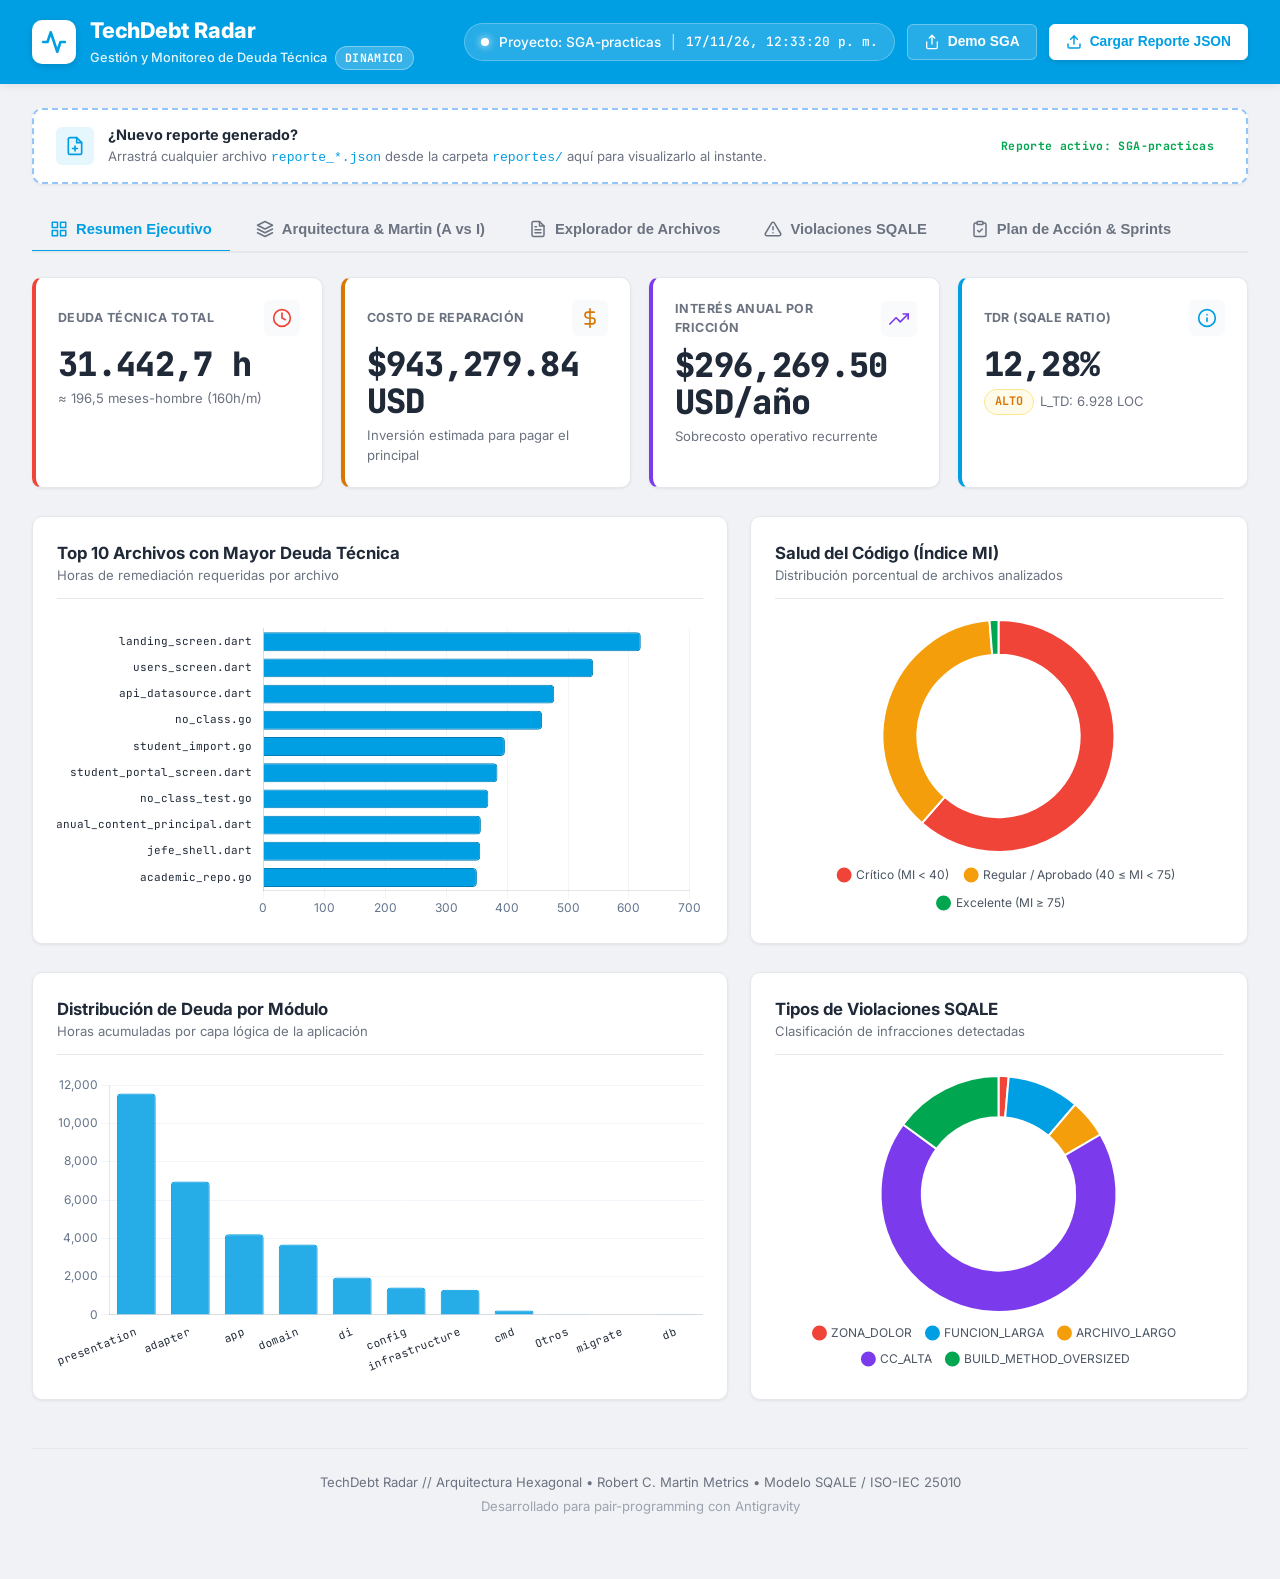
<file: dashboard/index.html>
<!DOCTYPE html>
<html lang="es">
<head>
  <meta charset="UTF-8">
  <meta name="viewport" content="width=device-width, initial-scale=1.0">
  <title>TechDebt Radar // SQALE & Architecture Visualizer</title>
  <meta name="description" content="Dashboard profesional de monitoreo de deuda técnica, valoración financiera y arquitectura SQALE según normas ISO/IEC 25010 y métricas de Robert C. Martin.">

  <!-- Google Fonts: Inter & JetBrains Mono -->
  <link rel="preconnect" href="https://fonts.googleapis.com">
  <link rel="preconnect" href="https://fonts.gstatic.com" crossorigin>
  <link href="https://fonts.googleapis.com/css2?family=Inter:wght@400;500;600;700;800&family=JetBrains+Mono:wght@400;500;600;700&display=swap" rel="stylesheet">

  <link rel="stylesheet" href="style.css">
</head>
<body>
  <!-- Mercado Pago Top Brand Header -->
  <header class="mp-top-bar">
    <div class="mp-top-bar-inner">
      <div class="brand-section">
        <div class="brand-logo-icon">
          <svg viewBox="0 0 24 24" fill="none" stroke="currentColor" stroke-width="2.4" stroke-linecap="round" stroke-linejoin="round">
            <polyline points="22 12 18 12 15 21 9 3 6 12 2 12"></polyline>
          </svg>
        </div>
        <div class="brand-titles">
          <h1>TechDebt Radar</h1>
          <div class="brand-subtitle">
            <span>Gestión y Monitoreo de Deuda Técnica</span>
            <span class="brand-badge" id="badge-model">MODELO DINÁMICO</span>
          </div>
        </div>
      </div>

      <div class="header-actions">
        <div class="project-meta-pill" id="project-meta-pill">
          <span class="dot"></span>
          <span id="repo-name-display">Proyecto: Cargando...</span>
          <span style="opacity: 0.6;">|</span>
          <span id="report-date-display" style="font-family: var(--font-mono); font-size: 0.8rem;">--</span>
        </div>

        <button class="btn btn-secondary" id="btn-load-demo" title="Cargar reporte de demostración integrado">
          <svg viewBox="0 0 24 24" fill="none" stroke="currentColor" stroke-width="2" stroke-linecap="round" stroke-linejoin="round">
            <path d="M4 12v8a2 2 0 0 0 2 2h12a2 2 0 0 0 2-2v-8"></path>
            <polyline points="16 6 12 2 8 6"></polyline>
            <line x1="12" y1="2" x2="12" y2="15"></line>
          </svg>
          Demo SGA
        </button>

        <button class="btn btn-primary" id="btn-upload-file">
          <svg viewBox="0 0 24 24" fill="none" stroke="currentColor" stroke-width="2.2" stroke-linecap="round" stroke-linejoin="round">
            <path d="M21 15v4a2 2 0 0 1-2 2H5a2 2 0 0 1-2-2v-4"></path>
            <polyline points="17 8 12 3 7 8"></polyline>
            <line x1="12" y1="3" x2="12" y2="15"></line>
          </svg>
          Cargar Reporte JSON
        </button>
        <input type="file" id="file-input" accept=".json" style="display: none;">
      </div>
    </div>
  </header>

  <div class="app-container">

    <!-- Drag & Drop Zone Banner -->
    <section class="dropzone-bar" id="dropzone-banner">
      <div class="dropzone-content">
        <div class="dropzone-icon">
          <svg width="20" height="20" viewBox="0 0 24 24" fill="none" stroke="currentColor" stroke-width="2" stroke-linecap="round" stroke-linejoin="round">
            <path d="M14 2H6a2 2 0 0 0-2 2v16a2 2 0 0 0 2 2h12a2 2 0 0 0 2-2V8z"></path>
            <polyline points="14 2 14 8 20 8"></polyline>
            <line x1="12" y1="18" x2="12" y2="12"></line>
            <line x1="9" y1="15" x2="15" y2="15"></line>
          </svg>
        </div>
        <div>
          <strong>¿Nuevo reporte generado?</strong>
          <span>Arrastrá cualquier archivo <code style="color: var(--primary);">reporte_*.json</code> desde la carpeta <code style="color: var(--primary);">reportes/</code> aquí para visualizarlo al instante.</span>
        </div>
      </div>
      <span class="brand-badge" id="drop-status-badge">Listo para analizar</span>
    </section>

    <!-- Navigation Tabs -->
    <nav class="tabs-nav" aria-label="Navegación del Dashboard">
      <button class="tab-btn active" data-tab="tab-overview" id="nav-overview">
        <svg viewBox="0 0 24 24" fill="none" stroke="currentColor" stroke-width="2" stroke-linecap="round" stroke-linejoin="round">
          <rect x="3" y="3" width="7" height="7"></rect>
          <rect x="14" y="3" width="7" height="7"></rect>
          <rect x="14" y="14" width="7" height="7"></rect>
          <rect x="3" y="14" width="7" height="7"></rect>
        </svg>
        Resumen Ejecutivo
      </button>

      <button class="tab-btn" data-tab="tab-architecture" id="nav-architecture">
        <svg viewBox="0 0 24 24" fill="none" stroke="currentColor" stroke-width="2" stroke-linecap="round" stroke-linejoin="round">
          <polygon points="12 2 2 7 12 12 22 7 12 2"></polygon>
          <polyline points="2 17 12 22 22 17"></polyline>
          <polyline points="2 12 12 17 22 12"></polyline>
        </svg>
        Arquitectura & Martin (A vs I)
      </button>

      <button class="tab-btn" data-tab="tab-files" id="nav-files">
        <svg viewBox="0 0 24 24" fill="none" stroke="currentColor" stroke-width="2" stroke-linecap="round" stroke-linejoin="round">
          <path d="M14 2H6a2 2 0 0 0-2 2v16a2 2 0 0 0 2 2h12a2 2 0 0 0 2-2V8z"></path>
          <polyline points="14 2 14 8 20 8"></polyline>
          <line x1="16" y1="13" x2="8" y2="13"></line>
          <line x1="16" y1="17" x2="8" y2="17"></line>
          <polyline points="10 9 9 9 8 9"></polyline>
        </svg>
        Explorador de Archivos
      </button>

      <button class="tab-btn" data-tab="tab-sqale" id="nav-sqale">
        <svg viewBox="0 0 24 24" fill="none" stroke="currentColor" stroke-width="2" stroke-linecap="round" stroke-linejoin="round">
          <path d="M10.29 3.86L1.82 18a2 2 0 0 0 1.71 3h16.94a2 2 0 0 0 1.71-3L13.71 3.86a2 2 0 0 0-3.42 0z"></path>
          <line x1="12" y1="9" x2="12" y2="13"></line>
          <line x1="12" y1="17" x2="12.01" y2="17"></line>
        </svg>
        Violaciones SQALE
      </button>

      <button class="tab-btn" data-tab="tab-plan" id="nav-plan">
        <svg viewBox="0 0 24 24" fill="none" stroke="currentColor" stroke-width="2" stroke-linecap="round" stroke-linejoin="round">
          <path d="M16 4h2a2 2 0 0 1 2 2v14a2 2 0 0 1-2 2H6a2 2 0 0 1-2-2V6a2 2 0 0 1 2-2h2"></path>
          <rect x="8" y="2" width="8" height="4" rx="1" ry="1"></rect>
          <path d="M9 14l2 2 4-4"></path>
        </svg>
        Plan de Acción & Sprints
      </button>
    </nav>

    <!-- TAB 1: RESUMEN EJECUTIVO -->
    <main id="tab-overview" class="tab-content active">
      <!-- KPI Top Row -->
      <section class="kpi-grid">
        <article class="kpi-card" id="kpi-card-deuda">
          <div class="kpi-header">
            <span class="kpi-title">Deuda Técnica Total</span>
            <div class="kpi-icon-wrapper" style="color: var(--color-critical);">
              <svg width="20" height="20" viewBox="0 0 24 24" fill="none" stroke="currentColor" stroke-width="2" stroke-linecap="round" stroke-linejoin="round"><circle cx="12" cy="12" r="10"></circle><polyline points="12 6 12 12 16 14"></polyline></svg>
            </div>
          </div>
          <div class="kpi-value" id="kpi-deuda-horas">0.0 h</div>
          <div class="kpi-subtext">
            <span>≈ <span id="kpi-deuda-meses">0</span> meses-hombre (160h/m)</span>
          </div>
        </article>

        <article class="kpi-card" id="kpi-card-costo">
          <div class="kpi-header">
            <span class="kpi-title">Costo de Reparación</span>
            <div class="kpi-icon-wrapper" style="color: var(--color-warning);">
              <svg width="20" height="20" viewBox="0 0 24 24" fill="none" stroke="currentColor" stroke-width="2" stroke-linecap="round" stroke-linejoin="round"><line x1="12" y1="1" x2="12" y2="23"></line><path d="M17 5H9.5a3.5 3.5 0 0 0 0 7h5a3.5 3.5 0 0 1 0 7H6"></path></svg>
            </div>
          </div>
          <div class="kpi-value" id="kpi-costo-usd">$0 USD</div>
          <div class="kpi-subtext">
            <span>Inversión estimada para pagar el principal</span>
          </div>
        </article>

        <article class="kpi-card" id="kpi-card-interes">
          <div class="kpi-header">
            <span class="kpi-title">Interés Anual por Fricción</span>
            <div class="kpi-icon-wrapper" style="color: var(--accent-purple);">
              <svg width="20" height="20" viewBox="0 0 24 24" fill="none" stroke="currentColor" stroke-width="2" stroke-linecap="round" stroke-linejoin="round"><polyline points="23 6 13.5 15.5 8.5 10.5 1 18"></polyline><polyline points="17 6 23 6 23 12"></polyline></svg>
            </div>
          </div>
          <div class="kpi-value" id="kpi-interes-usd">$0 USD/año</div>
          <div class="kpi-subtext">
            <span>Sobrecosto operativo recurrente</span>
          </div>
        </article>

        <article class="kpi-card" id="kpi-card-tdr">
          <div class="kpi-header">
            <span class="kpi-title">TDR (SQALE Ratio)</span>
            <div class="kpi-icon-wrapper" style="color: var(--primary);">
              <svg width="20" height="20" viewBox="0 0 24 24" fill="none" stroke="currentColor" stroke-width="2" stroke-linecap="round" stroke-linejoin="round"><circle cx="12" cy="12" r="10"></circle><path d="M12 16v-4"></path><path d="M12 8h.01"></path></svg>
            </div>
          </div>
          <div class="kpi-value" id="kpi-tdr-val">0.0%</div>
          <div class="kpi-subtext">
            <span class="kpi-badge badge-warning" id="kpi-tdr-badge">MODERADO</span>
            <span id="kpi-tdr-sub">L_TD: 0 LOC</span>
          </div>
        </article>
      </section>

      <!-- Charts Row 1: Top 10 Horas Deuda & Code Health Distribution -->
      <section class="charts-grid-2">
        <article class="chart-card">
          <div class="chart-card-header">
            <div>
              <h2 class="chart-card-title">Top 10 Archivos con Mayor Deuda Técnica</h2>
              <p class="chart-card-subtitle">Horas de remediación requeridas por archivo</p>
            </div>
          </div>
          <div class="chart-wrapper">
            <canvas id="chart-top-deuda"></canvas>
          </div>
        </article>

        <article class="chart-card">
          <div class="chart-card-header">
            <div>
              <h2 class="chart-card-title">Salud del Código (Índice MI)</h2>
              <p class="chart-card-subtitle">Distribución porcentual de archivos analizados</p>
            </div>
          </div>
          <div class="chart-wrapper">
            <canvas id="chart-health-doughnut"></canvas>
          </div>
        </article>
      </section>

      <!-- Charts Row 2: Deuda por Módulo Arquitectónico & Violaciones -->
      <section class="charts-grid-2">
        <article class="chart-card">
          <div class="chart-card-header">
            <div>
              <h2 class="chart-card-title">Distribución de Deuda por Módulo</h2>
              <p class="chart-card-subtitle">Horas acumuladas por capa lógica de la aplicación</p>
            </div>
          </div>
          <div class="chart-wrapper">
            <canvas id="chart-module-debt"></canvas>
          </div>
        </article>

        <article class="chart-card">
          <div class="chart-card-header">
            <div>
              <h2 class="chart-card-title">Tipos de Violaciones SQALE</h2>
              <p class="chart-card-subtitle">Clasificación de infracciones detectadas</p>
            </div>
          </div>
          <div class="chart-wrapper">
            <canvas id="chart-violations-doughnut"></canvas>
          </div>
        </article>
      </section>
    </main>

    <!-- TAB 2: ARQUITECTURA & ROBERT C. MARTIN -->
    <section id="tab-architecture" class="tab-content">
      <div class="arch-grid-layout">
        <!-- Martin A vs I Diagram -->
        <article class="martin-diagram-card">
          <div class="chart-card-header">
            <div>
              <h2 class="chart-card-title">Diagrama de Métricas de Martin (A vs I)</h2>
              <p class="chart-card-subtitle">Relación de Abstracción (A) vs Inestabilidad (I) y Secuencia Principal</p>
            </div>
            <span class="brand-badge" id="badge-martin-formula">D = |A + I - 1|</span>
          </div>
          <div class="chart-wrapper" style="min-height: 440px;">
            <canvas id="chart-martin-scatter"></canvas>
          </div>
          <div class="martin-legend">
            <div class="legend-item">
              <span class="legend-dot" style="background: var(--color-success);"></span>
              <span>Secuencia Principal (Equilibrio)</span>
            </div>
            <div class="legend-item">
              <span class="legend-dot" style="background: var(--color-critical);"></span>
              <span>Zona de Dolor (Rígido, Concreto, Dependido)</span>
            </div>
            <div class="legend-item">
              <span class="legend-dot" style="background: var(--color-warning);"></span>
              <span>Zona de Inutilidad (Inestable, Abstracto)</span>
            </div>
          </div>
        </article>

        <!-- Formulas & Architectural Explanation -->
        <article class="martin-diagram-card">
          <div class="chart-card-header">
            <div>
              <h2 class="chart-card-title">Marco Formal de Robert C. Martin</h2>
              <p class="chart-card-subtitle">Principios de Arquitectura Limpia y Estabilidad</p>
            </div>
          </div>
          <div class="formula-grid" style="margin-top: 0;">
            <div class="formula-box">
              <div class="formula-box-title">Inestabilidad (I)</div>
              <div class="formula-code">I = Ce / (Ca + Ce)</div>
              <p style="font-size: 0.8rem; color: var(--text-dim);">
                Mide la resiliencia al cambio. <code>I = 0</code> es maximalmente estable (nadie de quien dependa). <code>I = 1</code> es inestable.
              </p>
            </div>
            <div class="formula-box">
              <div class="formula-box-title">Abstracción (A)</div>
              <div class="formula-code">A = Na / (Na + Nc)</div>
              <p style="font-size: 0.8rem; color: var(--text-dim);">
                Proporción de interfaces o tipos abstractos (<code>Na</code>) sobre el total de componentes concretos (<code>Nc</code>).
              </p>
            </div>
            <div class="formula-box">
              <div class="formula-box-title">Distancia Normalizada (D)</div>
              <div class="formula-code">D = |A + I - 1|</div>
              <p style="font-size: 0.8rem; color: var(--text-dim);">
                Distancia a la Secuencia Principal ideal. Si <code>D > 0.5</code>, el módulo cae en zona de dolor o inutilidad.
              </p>
            </div>
            <div class="formula-box">
              <div class="formula-box-title">Límites Lógicos Únicos</div>
              <div class="formula-code">Grafo de Módulos (Carpetas)</div>
              <p style="font-size: 0.8rem; color: var(--text-dim);">
                Invariante por volumen: se analizan dependencias entre carpetas lógicas para evitar sesgos por duplicación.
              </p>
            </div>
          </div>
        </article>
      </div>

      <!-- Modules Cards Grid -->
      <h3 style="font-size: 1.15rem; font-weight: 700; margin: 32px 0 16px 0; color: var(--text-main);">
        Módulos Analizados y Acoplamiento
      </h3>
      <div class="modules-list-grid" id="modules-container">
        <!-- Rendered dynamically by app.js -->
      </div>
    </section>

    <!-- TAB 3: EXPLORADOR DE ARCHIVOS -->
    <section id="tab-files" class="tab-content">
      <div class="table-panel">
        <div class="table-toolbar">
          <div class="search-box">
            <svg class="search-icon" viewBox="0 0 24 24" fill="none" stroke="currentColor" stroke-width="2" stroke-linecap="round" stroke-linejoin="round">
              <circle cx="11" cy="11" r="8"></circle>
              <line x1="21" y1="21" x2="16.65" y2="16.65"></line>
            </svg>
            <input type="text" id="files-search" class="search-input" placeholder="Buscar por nombre de archivo o ruta...">
          </div>

          <div class="filter-btn-group">
            <button class="filter-btn active" data-filter="all">Todos (<span id="count-all">0</span>)</button>
            <button class="filter-btn" data-filter="CRITICO" style="color: var(--color-critical);">Crítico (<span id="count-critico">0</span>)</button>
            <button class="filter-btn" data-filter="REGULAR" style="color: var(--color-warning);">Aprobado / Reg. (<span id="count-regular">0</span>)</button>
            <button class="filter-btn" data-filter="EXCELENTE" style="color: var(--color-success);">Excelente (<span id="count-bueno">0</span>)</button>
            <button class="btn btn-secondary" id="btn-export-csv" style="padding: 8px 14px; font-size: 0.8rem;">
              <svg width="14" height="14" viewBox="0 0 24 24" fill="none" stroke="currentColor" stroke-width="2" stroke-linecap="round" stroke-linejoin="round"><path d="M21 15v4a2 2 0 0 1-2 2H5a2 2 0 0 1-2-2v-4"></path><polyline points="7 10 12 15 17 10"></polyline><line x1="12" y1="15" x2="12" y2="3"></line></svg>
              Descargar CSV
            </button>
          </div>
        </div>

        <div class="table-responsive">
          <table class="data-table" id="files-table">
            <thead>
              <tr>
                <th data-sort="ruta">Archivo</th>
                <th data-sort="lenguaje">Leng.</th>
                <th data-sort="loc" class="numeric-cell">LOC</th>
                <th data-sort="complejidad_ciclomatica" class="numeric-cell">CC</th>
                <th data-sort="mi">MI</th>
                <th data-sort="estado_mi">Estado</th>
                <th data-sort="deuda_horas" class="numeric-cell">Deuda (h)</th>
                <th data-sort="costo_reparacion_usd" class="numeric-cell">Costo ($)</th>
                <th data-sort="interes_anual_usd" class="numeric-cell">Interés ($/a)</th>
                <th data-sort="payback_anios" class="numeric-cell">Payback</th>
                <th data-sort="roi_4_anios_porc" class="numeric-cell">ROI 4A</th>
                <th data-sort="factor_friccion" class="numeric-cell">F(MI)</th>
              </tr>
            </thead>
            <tbody id="files-tbody">
              <!-- Rendered dynamically by app.js -->
            </tbody>
          </table>
        </div>
      </div>
    </section>

    <!-- TAB 4: VIOLACIONES SQALE -->
    <section id="tab-sqale" class="tab-content">
      <div class="violations-summary-cards">
        <div class="violation-mini-card">
          <span class="kpi-title">Total Infracciones</span>
          <span class="kpi-value" id="sqale-count-violations" style="font-size: 1.6rem;">0</span>
          <span class="kpi-subtext">Reglas arquitectónicas e ISO/IEC 25010</span>
        </div>
        <div class="violation-mini-card">
          <span class="kpi-title">Remediación Total</span>
          <span class="kpi-value" id="sqale-total-remediation" style="font-size: 1.6rem;">0 h</span>
          <span class="kpi-subtext">Suma de tiempos de corrección</span>
        </div>
        <div class="violation-mini-card">
          <span class="kpi-title">Líneas de Deuda (L_TD)</span>
          <span class="kpi-value" id="sqale-l-td" style="font-size: 1.6rem;">0</span>
          <span class="kpi-subtext">LOC en archivos con estado Crítico/Regular</span>
        </div>
        <div class="violation-mini-card">
          <span class="kpi-title">Volumen Activo (V_A)</span>
          <span class="kpi-value" id="sqale-v-a" style="font-size: 1.6rem;">0</span>
          <span class="kpi-subtext">LOC limpias y funcionales</span>
        </div>
      </div>

      <div class="table-panel">
        <div class="table-toolbar">
          <h2 style="font-size: 1.05rem; font-weight: 700;">Catálogo de Violaciones Detectadas</h2>
          <div class="filter-btn-group" id="violations-filter-group">
            <button class="filter-btn active" data-vfilter="all">Todas</button>
            <button class="filter-btn" data-vfilter="ZONA_DOLOR">Zona de Dolor</button>
            <button class="filter-btn" data-vfilter="FUNCION_LARGA">Función Larga</button>
          </div>
        </div>

        <div class="table-responsive">
          <table class="data-table" id="violations-table">
            <thead>
              <tr>
                <th>Regla</th>
                <th>Categoría SQALE</th>
                <th>Archivo / Módulo</th>
                <th>Detalle del Hallazgo</th>
                <th class="numeric-cell">Remediación</th>
              </tr>
            </thead>
            <tbody id="violations-tbody">
              <!-- Rendered dynamically -->
            </tbody>
          </table>
        </div>
      </div>
    </section>

    <!-- TAB 5: PLAN DE ACCIÓN & SPRINT PLANNER -->
    <section id="tab-plan" class="tab-content">
      <!-- Section Header -->
      <div class="panel-header-box">
        <div>
          <h2 style="font-size: 1.25rem; font-weight: 700; color: var(--text-main);">🏗️ Planificador de Sprints y Acciones de Deuda Técnica</h2>
          <p style="color: var(--text-secondary); font-size: 0.9rem; margin-top: 4px;">
            Genera un plan de trabajo balanceado por capacidad de equipo. Permite priorizar por <strong>violaciones SQALE (ISO/IEC 25010)</strong>, archivos en <strong>Zona de Dolor (D &gt; 0.5)</strong>, <strong>Quick Wins (ROI positivo)</strong> y mayor complejidad ciclomática (CC).
          </p>
        </div>
      </div>

      <!-- Quick collapse/expand controls -->
      <div class="plan-collapse-all-bar">
        <button id="btn-plan-expand-all" class="plan-collapse-btn" title="Expandir todas las solapas del plan">
          <svg width="12" height="12" viewBox="0 0 24 24" fill="none" stroke="currentColor" stroke-width="2.5"><polyline points="7 13 12 18 17 13"></polyline><polyline points="7 6 12 11 17 6"></polyline></svg>
          Expandir Todo
        </button>
        <button id="btn-plan-collapse-all" class="plan-collapse-btn" title="Minimizar todas las solapas del plan">
          <svg width="12" height="12" viewBox="0 0 24 24" fill="none" stroke="currentColor" stroke-width="2.5"><polyline points="17 11 12 6 7 11"></polyline><polyline points="17 18 12 13 7 18"></polyline></svg>
          Minimizar Todo
        </button>
      </div>

      <!-- Config & Capacity Controls Grid -->
      <div class="plan-config-panel collapsible-card" id="section-plan-config">
        <div class="plan-config-title collapsible-header" data-toggle="section-plan-config">
          <div style="display: flex; align-items: center; gap: 8px;">
            <svg width="18" height="18" viewBox="0 0 24 24" fill="none" stroke="currentColor" stroke-width="2" stroke-linecap="round" stroke-linejoin="round">
              <path d="M17 21v-2a4 4 0 0 0-4-4H5a4 4 0 0 0-4 4v2"></path>
              <circle cx="9" cy="7" r="4"></circle>
              <path d="M23 21v-2a4 4 0 0 0-3-3.87"></path>
              <path d="M16 3.13a4 4 0 0 1 0 7.75"></path>
            </svg>
            <span>Configuración del Equipo y Sprint</span>
          </div>
          <span class="collapse-indicator">
            <span class="collapse-label">Minimizar</span>
            <svg class="collapse-chevron" viewBox="0 0 24 24" fill="none" stroke="currentColor" stroke-width="2.5" stroke-linecap="round" stroke-linejoin="round"><polyline points="6 9 12 15 18 9"></polyline></svg>
          </span>
        </div>

        <div class="collapsible-body">
          <div class="plan-form-grid">
            <div class="plan-form-field">
              <label for="plan-devs-be">Devs Backend (Go)</label>
              <div class="input-stepper">
                <input type="number" id="plan-devs-be" min="0" max="50" value="4">
                <span class="unit-label">devs</span>
              </div>
              <span class="plan-field-hint">40h/sem por dev</span>
            </div>

            <div class="plan-form-field">
              <label for="plan-devs-fe">Devs Frontend (Flutter)</label>
              <div class="input-stepper">
                <input type="number" id="plan-devs-fe" min="0" max="50" value="3">
                <span class="unit-label">devs</span>
              </div>
              <span class="plan-field-hint">40h/sem por dev</span>
            </div>

            <div class="plan-form-field">
              <label for="plan-devs-fs">Devs Fullstack (Pool)</label>
              <div class="input-stepper">
                <input type="number" id="plan-devs-fs" min="0" max="50" value="0">
                <span class="unit-label">devs</span>
              </div>
              <span class="plan-field-hint">Absorbe BE o FE según demanda</span>
            </div>

            <div class="plan-form-field">
              <label for="plan-sprint-weeks">Duración del Sprint</label>
              <select id="plan-sprint-weeks" class="plan-select">
                <option value="1">1 Semana (40h/dev)</option>
                <option value="2">2 Semanas (80h/dev)</option>
                <option value="3">3 Semanas (120h/dev)</option>
                <option value="4" selected>4 Semanas (160h/dev)</option>
              </select>
              <span class="plan-field-hint">Ritmo de entrega</span>
            </div>

            <div class="plan-form-field">
              <label for="plan-dedication-pct">Dedicación a Deuda (%)</label>
              <div class="input-stepper">
                <input type="number" id="plan-dedication-pct" min="10" max="100" step="5" value="100">
                <span class="unit-label">%</span>
              </div>
              <span class="plan-field-hint">100% = sprint técnico dedicado</span>
            </div>

            <div class="plan-form-field">
              <label for="plan-sprints-count">Proyección de Sprints</label>
              <select id="plan-sprints-count" class="plan-select">
                <option value="1">1 Sprint</option>
                <option value="2" selected>2 Sprints</option>
                <option value="3">3 Sprints</option>
                <option value="4">4 Sprints</option>
              </select>
              <span class="plan-field-hint">Horizonte de planificación</span>
            </div>

            <div class="plan-form-field">
              <label for="plan-strategy">Estrategia de Priorización</label>
              <select id="plan-strategy" class="plan-select">
                <option value="high_risk_first">🔥 Alto Riesgo Primero: Cobertura &lt; 50% &amp; MI &lt; 60 (Máxima Urgencia)</option>
                <option value="hybrid_zona_cc_roi" selected>⭐ Híbrida: Alto Riesgo + Zona de Dolor + CC + ROI (Recomendada)</option>
                <option value="sqale_violations_first">🛡️ Violaciones SQALE: Mayor cantidad de infracciones</option>
                <option value="sqale_remediation_first">⏱️ Remediación SQALE: Mayor tiempo de remediación</option>
                <option value="sqale_hybrid">⚖️ Híbrida SQALE: Violaciones SQALE + Zona Dolor + CC</option>
                <option value="roi_first">🚀 ROI Primero: Quick Wins de mayor retorno de inversión</option>
                <option value="cc_first">🎯 Complejidad Primero: Mayor CC descendente</option>
                <option value="debt_hours_first">⏳ Mayor Deuda Acumulada primero</option>
              </select>
              <span class="plan-field-hint">Criterio con el que el algoritmo llena cada sprint</span>
            </div>

            <div class="plan-form-field">
              <label for="plan-sqale-priority">Priorización / Foco SQALE</label>
              <select id="plan-sqale-priority" class="plan-select">
                <option value="none" selected>Ninguno (según estrategia seleccionada)</option>
                <option value="count">Por Cantidad de Infracciones (Descendente)</option>
                <option value="remediation">Por Tiempo de Remediación (Horas/Minutos)</option>
                <option value="arch_first">Priorizar Arquitectónicas (Zona Dolor, Imports Circulares)</option>
                <option value="code_first">Priorizar Código (CC Alta, Funciones/Archivos Largos)</option>
                <option value="only_with_violations">Exclusivo: Solo archivos con violaciones SQALE</option>
              </select>
              <span class="plan-field-hint">Ponderación o filtro de infracciones ISO/IEC 25010</span>
            </div>

            <div class="plan-form-actions" style="grid-column: span 2;">
              <button id="btn-recalculate-plan" class="btn btn-primary" style="padding: 10px 22px;">
                <svg viewBox="0 0 24 24" width="16" height="16" fill="none" stroke="currentColor" stroke-width="2.2" stroke-linecap="round" stroke-linejoin="round">
                  <polyline points="23 4 23 10 17 10"></polyline>
                  <path d="M20.49 15a9 9 0 1 1-2.12-9.36L23 10"></path>
                </svg>
                Recalcular Sprints
              </button>
              <button id="btn-reset-plan-defaults" class="btn btn-secondary" style="padding: 10px 18px;">
                Restablecer Valores
              </button>
            </div>
          </div>
        </div>
      </div>

      <!-- Capacity & Impact KPI Meters -->
      <div class="plan-capacity-grid">
        <div class="capacity-card" id="card-capacity-be">
          <div class="capacity-header">
            <span class="capacity-title">Capacidad Backend (Go)</span>
            <span class="kpi-badge badge-success" id="badge-capacity-be">0% USADO</span>
          </div>
          <div class="capacity-metric-row">
            <span class="capacity-val" id="val-capacity-be-used">0h</span>
            <span class="capacity-max" id="val-capacity-be-total">/ 0h disp.</span>
          </div>
          <div class="capacity-progress-bar">
            <div class="capacity-progress-fill" id="fill-capacity-be" style="width: 0%;"></div>
          </div>
          <div class="capacity-subtext" id="sub-capacity-be">Sprint 1: 0 devs × 0h</div>
        </div>

        <div class="capacity-card" id="card-capacity-fe">
          <div class="capacity-header">
            <span class="capacity-title">Capacidad Frontend (Flutter)</span>
            <span class="kpi-badge badge-success" id="badge-capacity-fe">0% USADO</span>
          </div>
          <div class="capacity-metric-row">
            <span class="capacity-val" id="val-capacity-fe-used">0h</span>
            <span class="capacity-max" id="val-capacity-fe-total">/ 0h disp.</span>
          </div>
          <div class="capacity-progress-bar">
            <div class="capacity-progress-fill" id="fill-capacity-fe" style="width: 0%;"></div>
          </div>
          <div class="capacity-subtext" id="sub-capacity-fe">Sprint 1: 0 devs × 0h</div>
        </div>

        <div class="capacity-card" id="card-capacity-fs">
          <div class="capacity-header">
            <span class="capacity-title">Pool Fullstack (Apoyo)</span>
            <span class="kpi-badge badge-info" id="badge-capacity-fs">0h DISP.</span>
          </div>
          <div class="capacity-metric-row">
            <span class="capacity-val" id="val-capacity-fs-used">0h</span>
            <span class="capacity-max" id="val-capacity-fs-total">/ 0h total</span>
          </div>
          <div class="capacity-progress-bar">
            <div class="capacity-progress-fill" id="fill-capacity-fs" style="width: 0%; background: var(--mp-blue);"></div>
          </div>
          <div class="capacity-subtext" id="sub-capacity-fs">Asignado: 0h a BE, 0h a FE</div>
        </div>

        <div class="capacity-card" id="card-plan-impact">
          <div class="capacity-header">
            <span class="capacity-title">Impacto Total Proyectado</span>
            <span class="kpi-badge badge-success" id="badge-plan-impact">ALTO IMPACTO</span>
          </div>
          <div class="capacity-metric-row">
            <span class="capacity-val" id="val-impact-hours" style="color: var(--mp-blue);">0h</span>
            <span class="capacity-max" id="val-impact-pct">(0% deuda total)</span>
          </div>
          <div class="capacity-subtext" id="sub-impact-summary" style="margin-top: 8px;">
            Ahorro anual estimado en fricción: <strong id="val-impact-savings" style="color: var(--color-success);">$0 USD/año</strong>
          </div>
        </div>
      </div>

      <!-- Action & Export Toolbar -->
      <div class="plan-export-toolbar">
        <div class="export-toolbar-left">
          <button id="btn-copy-sga-prompt" class="btn btn-primary" title="Genera el prompt listo para pegar al agente del proyecto SGA sin pérdida de datos">
            <svg viewBox="0 0 24 24" width="16" height="16" fill="none" stroke="currentColor" stroke-width="2.2" stroke-linecap="round" stroke-linejoin="round">
              <rect x="9" y="9" width="13" height="13" rx="2" ry="2"></rect>
              <path d="M5 15H4a2 2 0 0 1-2-2V4a2 2 0 0 1 2-2h9a2 2 0 0 1 2 2v1"></path>
            </svg>
            📋 Copiar Prompt para Agente SGA
          </button>

          <button id="btn-download-plan-md" class="btn btn-secondary">
            <svg viewBox="0 0 24 24" width="16" height="16" fill="none" stroke="currentColor" stroke-width="2" stroke-linecap="round" stroke-linejoin="round">
              <path d="M14 2H6a2 2 0 0 0-2 2v16a2 2 0 0 0 2 2h12a2 2 0 0 0 2-2V8z"></path>
              <polyline points="14 2 14 8 20 8"></polyline>
              <line x1="16" y1="13" x2="8" y2="13"></line>
              <line x1="16" y1="17" x2="8" y2="17"></line>
            </svg>
            📄 Descargar plan_accion.md
          </button>

          <button id="btn-download-plan-json" class="btn btn-secondary">
            <svg viewBox="0 0 24 24" width="16" height="16" fill="none" stroke="currentColor" stroke-width="2" stroke-linecap="round" stroke-linejoin="round">
              <path d="M21 15v4a2 2 0 0 1-2 2H5a2 2 0 0 1-2-2v-4"></path>
              <polyline points="7 10 12 15 17 10"></polyline>
              <line x1="12" y1="15" x2="12" y2="3"></line>
            </svg>
            📦 Descargar plan_sprint.json
          </button>
        </div>

        <div class="export-toolbar-right">
          <span id="plan-copy-feedback" class="copy-feedback-toast">
            <svg width="14" height="14" viewBox="0 0 24 24" fill="none" stroke="currentColor" stroke-width="2.5"><polyline points="20 6 9 17 4 12"></polyline></svg>
            ¡Prompt para Agente SGA copiado al portapapeles!
          </span>
        </div>
      </div>

      <!-- Forbidden Monoliths Alert Box (Calculated dynamically) -->
      <div class="forbidden-files-box collapsible-card" id="forbidden-files-box" style="display: none;">
        <div class="forbidden-header collapsible-header" data-toggle="forbidden-files-box">
          <div class="forbidden-title">
            <span class="forbidden-icon">🛑</span>
            <div>
              <h3>ARCHIVOS PROHIBIDOS (NO TOCAR)</h3>
              <p>Quedan estrictamente vetados por requerir rediseño completo de arquitectura. NO deben tocarse en sprints de refactorización incremental:</p>
            </div>
          </div>
          <div style="display: flex; align-items: center; gap: 10px;">
            <span class="forbidden-count-badge" id="forbidden-count-badge">0 archivos vetados</span>
            <span class="collapse-indicator">
              <span class="collapse-label">Minimizar</span>
              <svg class="collapse-chevron" viewBox="0 0 24 24" fill="none" stroke="currentColor" stroke-width="2.5" stroke-linecap="round" stroke-linejoin="round"><polyline points="6 9 12 15 18 9"></polyline></svg>
            </span>
          </div>
        </div>
        <div class="collapsible-body">
          <div class="forbidden-table-wrap">
            <table class="forbidden-table" id="forbidden-table">
              <thead>
                <tr>
                  <th>#</th>
                  <th>Archivo</th>
                  <th>Rol</th>
                  <th>LOC</th>
                  <th>CC</th>
                  <th>MI</th>
                  <th>Deuda (h)</th>
                  <th>Motivo del Veto</th>
                </tr>
              </thead>
              <tbody id="forbidden-tbody">
                <!-- Rendered dynamically -->
              </tbody>
            </table>
          </div>
        </div>
      </div>

      <!-- PR / Code Review Quality Checklist (Viernes) -->
      <div class="checklist-panel collapsible-card" id="checklist-panel">
        <div class="checklist-header collapsible-header" data-toggle="checklist-panel">
          <div class="checklist-title">
            <span class="checklist-icon">📋</span>
            <div>
              <h3>Checklist de Aceptación para PR / Reviews (Viernes)</h3>
              <p>Métricas y directivas obligatorias que el desarrollador o agente de SGA debe validar al abrir cada Pull Request:</p>
            </div>
          </div>
          <div style="display: flex; align-items: center; gap: 10px;">
            <button id="btn-copy-checklist" class="btn btn-secondary" style="padding: 6px 14px; font-size: 0.8rem;" onclick="event.stopPropagation();">
              📋 Copiar Checklist para PR
            </button>
            <span class="collapse-indicator">
              <span class="collapse-label">Minimizar</span>
              <svg class="collapse-chevron" viewBox="0 0 24 24" fill="none" stroke="currentColor" stroke-width="2.5" stroke-linecap="round" stroke-linejoin="round"><polyline points="6 9 12 15 18 9"></polyline></svg>
            </span>
          </div>
        </div>
        <div class="collapsible-body">
          <div class="checklist-grid">
            <div class="checklist-item">
              <input type="checkbox" checked id="chk-1" class="checklist-checkbox">
              <label for="chk-1" class="checklist-text"><strong>CC ≤ 4 (Dart) / ≤ 7 (Go)</strong> — Ramas acotadas y baja complejidad</label>
            </div>
            <div class="checklist-item">
              <input type="checkbox" checked id="chk-2" class="checklist-checkbox">
              <label for="chk-2" class="checklist-text"><strong>Maintainability Index ≥ 60%</strong> — Código limpio y mantenible</label>
            </div>
            <div class="checklist-item">
              <input type="checkbox" checked id="chk-3" class="checklist-checkbox">
              <label for="chk-3" class="checklist-text"><strong>TDR ≤ 6%</strong> — Technical Debt Ratio moderado/óptimo</label>
            </div>
            <div class="checklist-item">
              <input type="checkbox" checked id="chk-4" class="checklist-checkbox">
              <label for="chk-4" class="checklist-text"><strong>Máx 3 niveles de if</strong> — Anidamiento plano sin pirámides</label>
            </div>
            <div class="checklist-item">
              <input type="checkbox" checked id="chk-5" class="checklist-checkbox">
              <label for="chk-5" class="checklist-text"><strong>Pattern matching / sealed classes en estado</strong> — Modelado robusto en Flutter</label>
            </div>
            <div class="checklist-item">
              <input type="checkbox" checked id="chk-6" class="checklist-checkbox">
              <label for="chk-6" class="checklist-text"><strong>DIT ≤ 2 (Dart) y CBO ≤ 6</strong> — Herencia plana y bajo acoplamiento</label>
            </div>
            <div class="checklist-item">
              <input type="checkbox" checked id="chk-7" class="checklist-checkbox">
              <label for="chk-7" class="checklist-text"><strong>Parseo seguro de nulos en BD</strong> — Tipos seguros y scan estricto en Go</label>
            </div>
            <div class="checklist-item">
              <input type="checkbox" checked id="chk-8" class="checklist-checkbox">
              <label for="chk-8" class="checklist-text"><strong>Cero imports / variables / código muerto</strong> — Higiene de código estricta</label>
            </div>
            <div class="checklist-item">
              <input type="checkbox" checked id="chk-9" class="checklist-checkbox">
              <label for="chk-9" class="checklist-text"><strong>Al menos 1 test unitario/contrato nuevo pasando</strong> — Cero regresiones</label>
            </div>
            <div class="checklist-item">
              <input type="checkbox" checked id="chk-10" class="checklist-checkbox">
              <label for="chk-10" class="checklist-text"><strong>Ownership respetado</strong> — Modificar solo los archivos asignados</label>
            </div>
            <div class="checklist-item">
              <input type="checkbox" checked id="chk-11" class="checklist-checkbox">
              <label for="chk-11" class="checklist-text"><strong>Duplicación de código ≤ 3%</strong> — Reusabilidad y cero copy-paste</label>
            </div>
            <div class="checklist-item">
              <input type="checkbox" checked id="chk-12" class="checklist-checkbox">
              <label for="chk-12" class="checklist-text"><strong>Cero vulnerabilidades / secretos expuestos</strong> — Seguridad y confiabilidad SQALE</label>
            </div>
            <div class="checklist-item">
              <input type="checkbox" checked id="chk-13" class="checklist-checkbox">
              <label for="chk-13" class="checklist-text"><strong>Cero nueva deuda técnica en PR</strong> — Quality Gate "A" en código nuevo</label>
            </div>
          </div>
        </div>
      </div>

      <!-- Interactive Sprint Kanban Board -->
      <div class="collapsible-card" id="section-kanban-board">
        <div class="panel-header-box collapsible-header" data-toggle="section-kanban-board" style="margin-bottom: 16px;">
          <div style="display: flex; align-items: center; gap: 10px;">
            <svg width="20" height="20" viewBox="0 0 24 24" fill="none" stroke="currentColor" stroke-width="2" stroke-linecap="round" stroke-linejoin="round">
              <rect x="3" y="3" width="18" height="18" rx="2" ry="2"></rect>
              <line x1="9" y1="3" x2="9" y2="21"></line>
              <line x1="15" y1="3" x2="15" y2="21"></line>
            </svg>
            <div>
              <h3 style="font-size: 1.05rem; font-weight: 700; color: var(--text-main); margin: 0;">Tablero Kanban de Sprints y Backlog</h3>
              <p style="color: var(--text-secondary); font-size: 0.82rem; margin-top: 2px; margin-bottom: 0;">Arrastra y suelta tareas entre Sprints y Backlog para ajustar la carga en tiempo real.</p>
            </div>
          </div>
          <span class="collapse-indicator">
            <span class="collapse-label">Minimizar</span>
            <svg class="collapse-chevron" viewBox="0 0 24 24" fill="none" stroke="currentColor" stroke-width="2.5" stroke-linecap="round" stroke-linejoin="round"><polyline points="6 9 12 15 18 9"></polyline></svg>
          </span>
        </div>
        <div class="collapsible-body">
          <div class="kanban-board-container" id="kanban-board-container">
            <!-- Rendered dynamically via app.js -->
          </div>
        </div>
      </div>
    </section>

    <!-- Footer -->
    <footer class="app-footer">
      <p>TechDebt Radar // Arquitectura Hexagonal • Robert C. Martin Metrics • Modelo SQALE / ISO-IEC 25010</p>
      <p style="margin-top: 4px; color: var(--text-dim);">Desarrollado para pair-programming con Antigravity</p>
    </footer>
  </div>

  <!-- Detail Modal for File Drill-down -->
  <div class="modal-backdrop" id="file-modal">
    <div class="modal-dialog">
      <div class="modal-header">
        <div>
          <h2 id="modal-file-title" style="font-size: 1.15rem; font-weight: 700; color: var(--text-main); font-family: var(--font-mono); word-break: break-all;">archivo.ext</h2>
          <span id="modal-file-badge" class="kpi-badge badge-critical" style="margin-top: 6px;">CRITICO</span>
        </div>
        <button class="modal-close-btn" id="modal-close-btn" aria-label="Cerrar modal">&times;</button>
      </div>

      <div id="modal-body-content">
        <!-- Rendered dynamically -->
      </div>
    </div>
  </div>

  <!-- Local Offline Scripts -->
  <script src="assets/chart.min.js"></script>
  <script src="assets/demo_data.js"></script>
  <script src="app.js"></script>
</body>
</html>
</file>
<file: dashboard/style.css>
/* ==========================================================================
   TechDebt Radar // SQALE & Architecture Visualizer
   Design System: Mercado Pago Professional Light Theme
   ========================================================================== */

:root {
  /* Mercado Pago Core Palette */
  --mp-blue: #009ee3;
  --mp-blue-hover: #007eb5;
  --mp-blue-dark: #005a87;
  --mp-blue-light: #e6f6fd;
  --mp-blue-subtle: #f0f9ff;
  
  --mp-yellow: #fff159;
  --mp-yellow-dark: #e6c800;

  --bg-primary: #f0f2f5;
  --bg-secondary: #ffffff;
  --bg-card: #ffffff;
  --bg-card-hover: #f9fafb;
  --bg-card-subtle: #f8fafc;
  --bg-input: #ffffff;

  --border-subtle: #e5e7eb;
  --border-strong: #d1d5db;
  --border-focus: #009ee3;
  --border-glow: rgba(0, 158, 227, 0.25);

  /* Primary Accent */
  --primary: #009ee3;
  --primary-hover: #007eb5;
  --primary-glow: rgba(0, 158, 227, 0.2);
  --accent-purple: #7c3aed;
  --accent-purple-glow: rgba(124, 58, 237, 0.15);
  --accent-indigo: #4f46e5;

  /* Status Colors (Mercado Pago Standards) */
  --color-critical: #f04438;
  --color-critical-bg: #fef2f2;
  --color-critical-border: #fecaca;
  --color-critical-glow: rgba(240, 68, 56, 0.2);

  --color-warning: #d97706;
  --color-warning-bg: #fffbeb;
  --color-warning-border: #fde68a;
  --color-warning-glow: rgba(217, 119, 6, 0.2);

  --color-success: #00a650;
  --color-success-bg: #edfbf3;
  --color-success-border: #a7f3d0;
  --color-success-glow: rgba(0, 166, 80, 0.2);

  --color-info: #009ee3;
  --color-info-bg: #e6f6fd;
  --color-info-border: #bae6fd;

  /* Typography */
  --text-main: #1f2937;
  --text-secondary: #4b5563;
  --text-muted: #6b7280;
  --text-dim: #9ca3af;
  --font-sans: 'Inter', -apple-system, BlinkMacSystemFont, 'Segoe UI', Roboto, Helvetica, Arial, sans-serif;
  --font-mono: 'JetBrains Mono', 'SFMono-Regular', Consolas, 'Liberation Mono', Menlo, monospace;

  /* Radii & Shadows */
  --radius-sm: 6px;
  --radius-md: 10px;
  --radius-lg: 14px;
  --radius-pill: 9999px;
  
  --shadow-card: 0 1px 3px 0 rgba(0, 0, 0, 0.06), 0 1px 2px -1px rgba(0, 0, 0, 0.04);
  --shadow-hover: 0 10px 15px -3px rgba(0, 0, 0, 0.08), 0 4px 6px -4px rgba(0, 0, 0, 0.03);
  --shadow-header: 0 2px 8px rgba(0, 0, 0, 0.08);
  --transition-fast: 0.15s ease-in-out;
  --transition-smooth: 0.25s cubic-bezier(0.16, 1, 0.3, 1);
}

/* Reset & Base Setup */
*, *::before, *::after {
  box-sizing: border-box;
  margin: 0;
  padding: 0;
}

body {
  background-color: var(--bg-primary);
  color: var(--text-main);
  font-family: var(--font-sans);
  line-height: 1.5;
  min-height: 100vh;
  position: relative;
  overflow-x: hidden;
  -webkit-font-smoothing: antialiased;
}

/* Mercado Pago Brand Bar (Top Blue Header) */
.mp-top-bar {
  background: var(--mp-blue);
  color: #ffffff;
  padding: 14px 32px;
  box-shadow: var(--shadow-header);
  position: sticky;
  top: 0;
  z-index: 50;
}

.mp-top-bar-inner {
  max-width: 1680px;
  margin: 0 auto;
  display: flex;
  justify-content: space-between;
  align-items: center;
  gap: 20px;
  flex-wrap: wrap;
}

.brand-section {
  display: flex;
  align-items: center;
  gap: 14px;
}

.brand-logo-icon {
  width: 44px;
  height: 44px;
  border-radius: var(--radius-md);
  background: #ffffff;
  color: var(--mp-blue);
  display: flex;
  align-items: center;
  justify-content: center;
  box-shadow: 0 2px 6px rgba(0, 0, 0, 0.12);
}

.brand-logo-icon svg {
  width: 26px;
  height: 26px;
  color: var(--mp-blue);
}

.brand-titles h1 {
  font-size: 1.35rem;
  font-weight: 800;
  letter-spacing: -0.01em;
  color: #ffffff;
}

.brand-subtitle {
  font-size: 0.8rem;
  color: rgba(255, 255, 255, 0.9);
  font-weight: 500;
  display: flex;
  align-items: center;
  gap: 8px;
}

.brand-badge {
  background: rgba(255, 255, 255, 0.22);
  color: #ffffff;
  border: 1px solid rgba(255, 255, 255, 0.35);
  font-size: 0.72rem;
  font-weight: 700;
  padding: 2px 9px;
  border-radius: var(--radius-pill);
  font-family: var(--font-mono);
  letter-spacing: 0.03em;
}

/* Header Action Controls */
.header-actions {
  display: flex;
  align-items: center;
  gap: 12px;
  flex-wrap: wrap;
}

.project-meta-pill {
  display: flex;
  align-items: center;
  gap: 10px;
  background: rgba(255, 255, 255, 0.15);
  color: #ffffff;
  padding: 8px 16px;
  border-radius: var(--radius-pill);
  border: 1px solid rgba(255, 255, 255, 0.25);
  font-size: 0.85rem;
  font-weight: 500;
}

.project-meta-pill .dot {
  width: 8px;
  height: 8px;
  border-radius: 50%;
  background: #ffffff;
  box-shadow: 0 0 8px #ffffff;
}

.btn {
  display: inline-flex;
  align-items: center;
  gap: 8px;
  font-size: 0.86rem;
  font-weight: 600;
  padding: 9px 16px;
  border-radius: var(--radius-sm);
  border: 1px solid transparent;
  cursor: pointer;
  transition: all var(--transition-fast);
  text-decoration: none;
}

.btn svg {
  width: 16px;
  height: 16px;
}

.btn-primary {
  background: #ffffff;
  color: var(--mp-blue);
  border-color: #ffffff;
  box-shadow: 0 2px 4px rgba(0, 0, 0, 0.1);
}

.btn-primary:hover {
  background: #f0f9ff;
  transform: translateY(-1px);
  box-shadow: 0 4px 8px rgba(0, 0, 0, 0.15);
}

.btn-secondary {
  background: rgba(255, 255, 255, 0.15);
  color: #ffffff;
  border-color: rgba(255, 255, 255, 0.3);
}

.btn-secondary:hover {
  background: rgba(255, 255, 255, 0.25);
  transform: translateY(-1px);
}

.btn-outline-blue {
  background: #ffffff;
  color: var(--mp-blue);
  border: 1px solid var(--mp-blue);
}

.btn-outline-blue:hover {
  background: var(--mp-blue-light);
}

/* Layout Container */
.app-container {
  max-width: 1680px;
  margin: 0 auto;
  padding: 24px 32px 64px 32px;
}

/* Drag & Drop Hero Banner */
.dropzone-bar {
  background: #ffffff;
  border: 2px dashed #93c5fd;
  border-radius: var(--radius-md);
  padding: 14px 22px;
  display: flex;
  align-items: center;
  justify-content: space-between;
  margin-bottom: 24px;
  gap: 16px;
  box-shadow: var(--shadow-card);
  transition: all var(--transition-fast);
}

.dropzone-bar.drag-over {
  border-color: var(--mp-blue);
  background: var(--mp-blue-light);
  box-shadow: 0 0 0 4px rgba(0, 158, 227, 0.15);
}

.dropzone-content {
  display: flex;
  align-items: center;
  gap: 14px;
  font-size: 0.9rem;
  color: var(--text-secondary);
}

.dropzone-icon {
  width: 38px;
  height: 38px;
  border-radius: var(--radius-sm);
  background: var(--mp-blue-light);
  display: flex;
  align-items: center;
  justify-content: center;
  color: var(--mp-blue);
  flex-shrink: 0;
}

.dropzone-content strong {
  color: var(--text-main);
  display: block;
}

.dropzone-content span {
  font-size: 0.82rem;
  color: var(--text-muted);
}

/* Tabs Navigation */
.tabs-nav {
  display: flex;
  align-items: center;
  gap: 8px;
  margin-bottom: 24px;
  border-bottom: 2px solid var(--border-subtle);
  padding-bottom: 0;
  overflow-x: auto;
}

.tab-btn {
  display: flex;
  align-items: center;
  gap: 8px;
  background: transparent;
  color: var(--text-muted);
  border: none;
  border-bottom: 3px solid transparent;
  font-size: 0.92rem;
  font-weight: 600;
  padding: 12px 18px;
  cursor: pointer;
  transition: all var(--transition-fast);
  white-space: nowrap;
  margin-bottom: -2px;
}

.tab-btn svg {
  width: 18px;
  height: 18px;
}

.tab-btn:hover {
  color: var(--mp-blue);
  background: rgba(0, 158, 227, 0.04);
}

.tab-btn.active {
  color: var(--mp-blue);
  border-bottom-color: var(--mp-blue);
  background: transparent;
}

/* KPI Summary Cards Grid */
.kpi-grid {
  display: grid;
  grid-template-columns: repeat(auto-fit, minmax(250px, 1fr));
  gap: 18px;
  margin-bottom: 28px;
}

.kpi-card {
  background: var(--bg-card);
  border: 1px solid var(--border-subtle);
  border-radius: var(--radius-md);
  padding: 22px;
  box-shadow: var(--shadow-card);
  position: relative;
  overflow: hidden;
  transition: transform var(--transition-fast), box-shadow var(--transition-fast);
  border-left: 4px solid var(--mp-blue);
}

.kpi-card:hover {
  transform: translateY(-2px);
  box-shadow: var(--shadow-hover);
}

.kpi-card#kpi-card-deuda {
  border-left-color: var(--color-critical);
}

.kpi-card#kpi-card-costo {
  border-left-color: var(--color-warning);
}

.kpi-card#kpi-card-interes {
  border-left-color: var(--accent-purple);
}

.kpi-card#kpi-card-tdr {
  border-left-color: var(--mp-blue);
}

.kpi-header {
  display: flex;
  justify-content: space-between;
  align-items: center;
  margin-bottom: 10px;
}

.kpi-title {
  font-size: 0.78rem;
  font-weight: 700;
  text-transform: uppercase;
  letter-spacing: 0.04em;
  color: var(--text-muted);
}

.kpi-icon-wrapper {
  width: 36px;
  height: 36px;
  border-radius: var(--radius-sm);
  display: flex;
  align-items: center;
  justify-content: center;
  background: var(--bg-card-subtle);
}

.kpi-value {
  font-size: 2.1rem;
  font-weight: 800;
  letter-spacing: -0.02em;
  color: var(--text-main);
  font-family: var(--font-mono);
  margin-bottom: 6px;
  line-height: 1.1;
}

.kpi-subtext {
  font-size: 0.82rem;
  color: var(--text-muted);
  display: flex;
  align-items: center;
  gap: 6px;
}

/* Badges */
.kpi-badge {
  font-size: 0.74rem;
  font-weight: 700;
  padding: 3px 10px;
  border-radius: var(--radius-pill);
  font-family: var(--font-mono);
  display: inline-flex;
  align-items: center;
  gap: 5px;
}

.badge-critical {
  background: var(--color-critical-bg);
  color: var(--color-critical);
  border: 1px solid var(--color-critical-border);
}

.badge-warning {
  background: var(--color-warning-bg);
  color: var(--color-warning);
  border: 1px solid var(--color-warning-border);
}

.badge-success {
  background: var(--color-success-bg);
  color: var(--color-success);
  border: 1px solid var(--color-success-border);
}

.badge-info {
  background: var(--color-info-bg);
  color: var(--color-info);
  border: 1px solid var(--color-info-border);
}

.badge-purple {
  background: #f5f3ff;
  color: var(--accent-purple);
  border: 1px solid #ddd6fe;
}

/* Charts Grid */
.charts-grid-2 {
  display: grid;
  grid-template-columns: 1.4fr 1fr;
  gap: 22px;
  margin-bottom: 28px;
}

.chart-card {
  background: var(--bg-card);
  border: 1px solid var(--border-subtle);
  border-radius: var(--radius-md);
  padding: 24px;
  box-shadow: var(--shadow-card);
  display: flex;
  flex-direction: column;
}

.chart-card-header {
  display: flex;
  justify-content: space-between;
  align-items: center;
  margin-bottom: 20px;
  padding-bottom: 12px;
  border-bottom: 1px solid var(--border-subtle);
}

.chart-card-title {
  font-size: 1.05rem;
  font-weight: 700;
  color: var(--text-main);
  display: flex;
  align-items: center;
  gap: 10px;
}

.chart-card-subtitle {
  font-size: 0.82rem;
  color: var(--text-muted);
}

.chart-wrapper {
  position: relative;
  flex: 1;
  min-height: 280px;
  width: 100%;
}

/* Tabs Display */
.tab-content {
  display: none;
}

.tab-content.active {
  display: block;
  animation: fadeIn 0.2s ease-out;
}

@keyframes fadeIn {
  from { opacity: 0; transform: translateY(4px); }
  to { opacity: 1; transform: translateY(0); }
}

/* Robert C. Martin Architecture View */
.arch-grid-layout {
  display: grid;
  grid-template-columns: 1fr 1fr;
  gap: 22px;
  margin-bottom: 28px;
}

.martin-diagram-card {
  background: var(--bg-card);
  border: 1px solid var(--border-subtle);
  border-radius: var(--radius-md);
  padding: 24px;
  box-shadow: var(--shadow-card);
}

.martin-legend {
  display: flex;
  gap: 16px;
  flex-wrap: wrap;
  margin-top: 14px;
  font-size: 0.82rem;
  color: var(--text-secondary);
}

.legend-item {
  display: flex;
  align-items: center;
  gap: 6px;
}

.legend-dot {
  width: 10px;
  height: 10px;
  border-radius: 50%;
}

.modules-list-grid {
  display: grid;
  grid-template-columns: repeat(auto-fill, minmax(320px, 1fr));
  gap: 20px;
}

.module-card {
  background: var(--bg-card);
  border: 1px solid var(--border-subtle);
  border-radius: var(--radius-md);
  padding: 22px;
  box-shadow: var(--shadow-card);
  display: flex;
  flex-direction: column;
  gap: 14px;
  transition: all var(--transition-fast);
}

.module-card:hover {
  transform: translateY(-2px);
  border-color: var(--mp-blue);
  box-shadow: var(--shadow-hover);
}

.module-header {
  display: flex;
  justify-content: space-between;
  align-items: flex-start;
}

.module-name {
  font-size: 1.1rem;
  font-weight: 700;
  color: var(--text-main);
}

.module-path {
  font-size: 0.78rem;
  color: var(--text-dim);
  font-family: var(--font-mono);
}

.module-metrics-row {
  display: grid;
  grid-template-columns: repeat(4, 1fr);
  gap: 8px;
  background: var(--bg-card-subtle);
  padding: 12px;
  border-radius: var(--radius-sm);
  text-align: center;
  border: 1px solid var(--border-subtle);
}

.metric-mini-box {
  display: flex;
  flex-direction: column;
}

.metric-mini-label {
  font-size: 0.7rem;
  font-weight: 600;
  color: var(--text-muted);
}

.metric-mini-value {
  font-size: 1.05rem;
  font-weight: 700;
  font-family: var(--font-mono);
  color: var(--text-main);
}

.module-deps-section {
  font-size: 0.8rem;
  color: var(--text-secondary);
}

.deps-pills {
  display: flex;
  flex-wrap: wrap;
  gap: 6px;
  margin-top: 6px;
}

.dep-pill {
  font-size: 0.72rem;
  font-family: var(--font-mono);
  padding: 2px 8px;
  border-radius: var(--radius-pill);
  background: var(--bg-card-subtle);
  border: 1px solid var(--border-subtle);
}

.dep-in {
  color: var(--mp-blue);
  background: var(--mp-blue-light);
  border-color: var(--mp-blue-subtle);
}

.dep-out {
  color: var(--accent-purple);
  background: #f5f3ff;
  border-color: #ddd6fe;
}

/* Data Table & Filter Bar */
.table-panel {
  background: var(--bg-card);
  border: 1px solid var(--border-subtle);
  border-radius: var(--radius-md);
  padding: 24px;
  box-shadow: var(--shadow-card);
}

.table-toolbar {
  display: flex;
  justify-content: space-between;
  align-items: center;
  gap: 16px;
  margin-bottom: 18px;
  flex-wrap: wrap;
}

.search-box {
  position: relative;
  min-width: 320px;
}

.search-input {
  width: 100%;
  background: #ffffff;
  border: 1px solid var(--border-strong);
  color: var(--text-main);
  font-family: var(--font-sans);
  font-size: 0.88rem;
  padding: 10px 16px 10px 40px;
  border-radius: var(--radius-sm);
  outline: none;
  transition: all var(--transition-fast);
}

.search-input:focus {
  border-color: var(--mp-blue);
  box-shadow: 0 0 0 3px rgba(0, 158, 227, 0.15);
}

.search-icon {
  position: absolute;
  left: 14px;
  top: 50%;
  transform: translateY(-50%);
  width: 16px;
  height: 16px;
  color: var(--text-muted);
}

.filter-btn-group {
  display: flex;
  gap: 8px;
  flex-wrap: wrap;
  align-items: center;
}

.filter-btn {
  background: #ffffff;
  border: 1px solid var(--border-strong);
  color: var(--text-secondary);
  font-size: 0.82rem;
  font-weight: 600;
  padding: 8px 14px;
  border-radius: var(--radius-sm);
  cursor: pointer;
  transition: all var(--transition-fast);
}

.filter-btn:hover {
  background: #f9fafb;
  color: var(--text-main);
}

.filter-btn.active {
  background: var(--mp-blue-light);
  color: var(--mp-blue);
  border-color: var(--mp-blue);
}

/* Table Style */
.table-responsive {
  width: 100%;
  overflow-x: auto;
  border-radius: var(--radius-sm);
  border: 1px solid var(--border-subtle);
}

.data-table {
  width: 100%;
  border-collapse: collapse;
  text-align: left;
  font-size: 0.86rem;
}

.data-table th {
  background: #f8fafc;
  color: var(--text-secondary);
  font-weight: 700;
  text-transform: uppercase;
  font-size: 0.72rem;
  letter-spacing: 0.04em;
  padding: 13px 16px;
  border-bottom: 2px solid var(--border-subtle);
  cursor: pointer;
  user-select: none;
  white-space: nowrap;
}

.data-table th:hover {
  color: var(--mp-blue);
}

.data-table th.sorted-asc::after {
  content: ' ▲';
  color: var(--mp-blue);
}

.data-table th.sorted-desc::after {
  content: ' ▼';
  color: var(--mp-blue);
}

.data-table td {
  padding: 13px 16px;
  border-bottom: 1px solid var(--border-subtle);
  color: var(--text-main);
  white-space: nowrap;
  background: #ffffff;
}

.data-table tr:hover td {
  background: #f8fafc;
}

.file-cell {
  max-width: 380px;
  overflow: hidden;
  text-overflow: ellipsis;
  white-space: nowrap;
  font-family: var(--font-mono);
  font-size: 0.82rem;
}

.file-cell strong {
  color: var(--text-main);
}

.file-cell span {
  color: var(--text-muted);
}

.numeric-cell {
  text-align: right;
  font-family: var(--font-mono);
}

/* Progress bar for MI */
.mi-bar-wrapper {
  display: flex;
  align-items: center;
  gap: 8px;
}

.mi-bar-track {
  width: 60px;
  height: 6px;
  background: #e5e7eb;
  border-radius: var(--radius-pill);
  overflow: hidden;
}

.mi-bar-fill {
  height: 100%;
  border-radius: var(--radius-pill);
}

/* SQALE Violations Section */
.violations-summary-cards {
  display: grid;
  grid-template-columns: repeat(auto-fit, minmax(200px, 1fr));
  gap: 16px;
  margin-bottom: 24px;
}

.violation-mini-card {
  background: #ffffff;
  border: 1px solid var(--border-subtle);
  border-radius: var(--radius-md);
  padding: 16px;
  display: flex;
  flex-direction: column;
  box-shadow: var(--shadow-card);
}

/* Modal Drawer for File Calculation Details */
.modal-backdrop {
  position: fixed;
  inset: 0;
  background: rgba(17, 24, 39, 0.6);
  backdrop-filter: blur(4px);
  z-index: 100;
  display: none;
  align-items: center;
  justify-content: center;
  padding: 20px;
}

.modal-backdrop.open {
  display: flex;
}

.modal-dialog {
  background: #ffffff;
  border: 1px solid var(--border-subtle);
  border-radius: var(--radius-lg);
  width: 100%;
  max-width: 720px;
  max-height: 90vh;
  overflow-y: auto;
  box-shadow: 0 20px 25px -5px rgba(0, 0, 0, 0.1), 0 8px 10px -6px rgba(0, 0, 0, 0.1);
  padding: 28px;
}

.modal-header {
  display: flex;
  justify-content: space-between;
  align-items: center;
  margin-bottom: 20px;
  border-bottom: 1px solid var(--border-subtle);
  padding-bottom: 16px;
}

.modal-close-btn {
  background: transparent;
  border: none;
  color: var(--text-muted);
  font-size: 1.5rem;
  cursor: pointer;
  line-height: 1;
}

.modal-close-btn:hover {
  color: var(--text-main);
}

.formula-grid {
  display: grid;
  grid-template-columns: 1fr 1fr;
  gap: 16px;
  margin-top: 18px;
}

.formula-box {
  background: #f8fafc;
  border: 1px solid var(--border-subtle);
  border-radius: var(--radius-sm);
  padding: 14px;
}

.formula-box-title {
  font-size: 0.75rem;
  font-weight: 700;
  color: var(--mp-blue);
  text-transform: uppercase;
  margin-bottom: 6px;
}

.formula-code {
  font-family: var(--font-mono);
  font-size: 0.8rem;
  color: var(--text-main);
  background: #ffffff;
  border: 1px solid var(--border-subtle);
  padding: 8px;
  border-radius: var(--radius-sm);
  margin-bottom: 8px;
}

/* ==========================================================================
   Tab 5: Plan de Acción & Sprints (Kanban & Capacity)
   ========================================================================== */

/* Collapsible Sections in Tab 5 (Plan de Acción) & general panels */
.collapsible-card {
  transition: all var(--transition-fast);
}

.collapsible-header {
  cursor: pointer;
  user-select: none;
  display: flex;
  justify-content: space-between;
  align-items: center;
  transition: background var(--transition-fast), opacity var(--transition-fast);
}

.collapsible-header:hover {
  opacity: 0.9;
}

.collapse-indicator {
  display: inline-flex;
  align-items: center;
  justify-content: center;
  gap: 6px;
  font-size: 0.78rem;
  font-weight: 600;
  color: var(--text-muted);
  background: var(--bg-secondary);
  border: 1px solid var(--border-subtle);
  border-radius: var(--radius-pill);
  padding: 4px 10px;
  cursor: pointer;
  transition: all var(--transition-fast);
}

.collapsible-header:hover .collapse-indicator {
  color: var(--text-main);
  border-color: var(--border-strong);
  background: var(--bg-card);
}

.collapse-chevron {
  width: 14px;
  height: 14px;
  transition: transform 0.25s cubic-bezier(0.4, 0, 0.2, 1);
}

.is-collapsed .collapse-chevron {
  transform: rotate(-90deg);
}

.collapsible-body {
  transition: max-height 0.3s ease, opacity 0.25s ease;
  overflow: visible;
}

.is-collapsed .collapsible-body {
  display: none !important;
}

.is-collapsed {
  padding-bottom: 14px !important;
}

.plan-collapse-all-bar {
  display: flex;
  justify-content: flex-end;
  gap: 8px;
  margin-bottom: 12px;
}

.plan-collapse-btn {
  background: var(--bg-card);
  border: 1px solid var(--border-subtle);
  border-radius: var(--radius-sm);
  padding: 4px 10px;
  font-size: 0.75rem;
  font-weight: 600;
  color: var(--text-secondary);
  cursor: pointer;
  display: inline-flex;
  align-items: center;
  gap: 5px;
  transition: all var(--transition-fast);
}

.plan-collapse-btn:hover {
  background: var(--bg-secondary);
  color: var(--text-main);
  border-color: var(--border-strong);
}

.panel-header-box {
  background: var(--bg-card);
  border: 1px solid var(--border-subtle);
  border-radius: var(--radius-md);
  padding: 18px 24px;
  margin-bottom: 20px;
  box-shadow: var(--shadow-card);
}

.plan-config-panel {
  background: var(--bg-card);
  border: 1px solid var(--border-subtle);
  border-radius: var(--radius-md);
  padding: 20px 24px;
  margin-bottom: 20px;
  box-shadow: var(--shadow-card);
}

.plan-config-title {
  display: flex;
  align-items: center;
  gap: 8px;
  font-size: 1.05rem;
  font-weight: 700;
  color: var(--text-main);
  margin-bottom: 16px;
  padding-bottom: 12px;
  border-bottom: 1px solid var(--border-subtle);
}

.plan-form-grid {
  display: grid;
  grid-template-columns: repeat(auto-fit, minmax(200px, 1fr));
  gap: 16px;
  align-items: end;
}

.plan-form-field {
  display: flex;
  flex-direction: column;
  gap: 6px;
}

.plan-form-field label {
  font-size: 0.82rem;
  font-weight: 600;
  color: var(--text-secondary);
}

.input-stepper {
  display: flex;
  align-items: center;
  background: var(--bg-secondary);
  border: 1px solid var(--border-strong);
  border-radius: var(--radius-sm);
  padding: 0 10px;
  transition: var(--transition-fast);
}

.input-stepper:focus-within {
  border-color: var(--border-focus);
  box-shadow: 0 0 0 3px var(--border-glow);
}

.input-stepper input[type="number"] {
  border: none;
  background: transparent;
  width: 100%;
  padding: 8px 4px;
  font-family: var(--font-mono);
  font-size: 0.95rem;
  font-weight: 700;
  color: var(--text-main);
  outline: none;
}

.unit-label {
  font-size: 0.78rem;
  color: var(--text-muted);
  font-weight: 600;
  white-space: nowrap;
}

.plan-select {
  background: var(--bg-secondary);
  border: 1px solid var(--border-strong);
  border-radius: var(--radius-sm);
  padding: 9px 12px;
  font-family: var(--font-sans);
  font-size: 0.88rem;
  font-weight: 500;
  color: var(--text-main);
  outline: none;
  cursor: pointer;
  transition: var(--transition-fast);
}

.plan-select:focus {
  border-color: var(--border-focus);
  box-shadow: 0 0 0 3px var(--border-glow);
}

.plan-field-hint {
  font-size: 0.72rem;
  color: var(--text-dim);
}

.plan-form-actions {
  display: flex;
  gap: 12px;
  align-items: center;
}

/* Capacity Meters Grid */
.plan-capacity-grid {
  display: grid;
  grid-template-columns: repeat(auto-fit, minmax(240px, 1fr));
  gap: 16px;
  margin-bottom: 24px;
}

.capacity-card {
  background: var(--bg-card);
  border: 1px solid var(--border-subtle);
  border-radius: var(--radius-md);
  padding: 16px 20px;
  box-shadow: var(--shadow-card);
  transition: var(--transition-fast);
}

.capacity-card:hover {
  transform: translateY(-2px);
  box-shadow: var(--shadow-hover);
}

.capacity-header {
  display: flex;
  justify-content: space-between;
  align-items: center;
  margin-bottom: 10px;
}

.capacity-title {
  font-size: 0.85rem;
  font-weight: 600;
  color: var(--text-secondary);
}

.capacity-metric-row {
  display: flex;
  align-items: baseline;
  gap: 6px;
  margin-bottom: 8px;
}

.capacity-val {
  font-family: var(--font-mono);
  font-size: 1.55rem;
  font-weight: 800;
  color: var(--text-main);
}

.capacity-max {
  font-family: var(--font-mono);
  font-size: 0.85rem;
  color: var(--text-muted);
}

.capacity-progress-bar {
  width: 100%;
  height: 7px;
  background: var(--border-subtle);
  border-radius: var(--radius-pill);
  overflow: hidden;
  margin-bottom: 8px;
}

.capacity-progress-fill {
  height: 100%;
  border-radius: var(--radius-pill);
  transition: width 0.4s ease-in-out;
  background: var(--color-success);
}

.capacity-subtext {
  font-size: 0.75rem;
  color: var(--text-muted);
}

/* Export Toolbar */
.plan-export-toolbar {
  display: flex;
  justify-content: space-between;
  align-items: center;
  flex-wrap: wrap;
  gap: 12px;
  background: var(--bg-card);
  border: 1px solid var(--border-subtle);
  border-radius: var(--radius-md);
  padding: 14px 20px;
  margin-bottom: 24px;
  box-shadow: var(--shadow-card);
}

.export-toolbar-left {
  display: flex;
  gap: 10px;
  flex-wrap: wrap;
  align-items: center;
}

.copy-feedback-toast {
  display: none;
  align-items: center;
  gap: 6px;
  background: var(--color-success-bg);
  color: var(--color-success);
  border: 1px solid var(--color-success-border);
  padding: 6px 14px;
  border-radius: var(--radius-pill);
  font-size: 0.82rem;
  font-weight: 600;
  animation: fadeIn 0.2s ease-in-out;
}

@keyframes fadeIn {
  from { opacity: 0; transform: translateY(-4px); }
  to { opacity: 1; transform: translateY(0); }
}

/* Forbidden Monoliths Alert Box */
.forbidden-files-box {
  background: var(--color-critical-bg);
  border: 1.5px solid var(--color-critical-border);
  border-radius: var(--radius-md);
  padding: 18px 22px;
  margin-bottom: 24px;
  box-shadow: var(--shadow-card);
}

.forbidden-header {
  display: flex;
  justify-content: space-between;
  align-items: flex-start;
  flex-wrap: wrap;
  gap: 12px;
  margin-bottom: 14px;
  padding-bottom: 12px;
  border-bottom: 1px solid var(--color-critical-border);
}

.forbidden-title {
  display: flex;
  align-items: flex-start;
  gap: 12px;
}

.forbidden-icon {
  font-size: 1.6rem;
  line-height: 1;
}

.forbidden-title h3 {
  font-size: 1.05rem;
  font-weight: 800;
  color: var(--color-critical);
  letter-spacing: 0.5px;
}

.forbidden-title p {
  font-size: 0.82rem;
  color: #7f1d1d;
  margin-top: 3px;
  line-height: 1.4;
}

.forbidden-count-badge {
  background: var(--color-critical);
  color: #ffffff;
  font-size: 0.75rem;
  font-weight: 700;
  padding: 3px 10px;
  border-radius: var(--radius-pill);
  letter-spacing: 0.3px;
}

.forbidden-table-wrap {
  overflow-x: auto;
}

.forbidden-table {
  width: 100%;
  border-collapse: collapse;
  font-size: 0.8rem;
}

.forbidden-table th {
  text-align: left;
  padding: 8px 10px;
  color: #991b1b;
  font-weight: 700;
  border-bottom: 1px solid var(--color-critical-border);
  background: rgba(254, 226, 226, 0.4);
}

.forbidden-table td {
  padding: 8px 10px;
  color: #450a0a;
  border-bottom: 1px solid rgba(254, 202, 202, 0.5);
  font-family: var(--font-sans);
}

.forbidden-table td.file-cell {
  font-family: var(--font-mono);
  font-weight: 600;
}

/* PR Quality Checklist Panel */
.checklist-panel {
  background: var(--bg-card);
  border: 1px solid var(--border-subtle);
  border-left: 4px solid var(--mp-blue);
  border-radius: var(--radius-md);
  padding: 18px 22px;
  margin-bottom: 24px;
  box-shadow: var(--shadow-card);
}

.checklist-header {
  display: flex;
  justify-content: space-between;
  align-items: center;
  flex-wrap: wrap;
  gap: 12px;
  margin-bottom: 14px;
  padding-bottom: 12px;
  border-bottom: 1px solid var(--border-subtle);
}

.checklist-title {
  display: flex;
  align-items: center;
  gap: 10px;
}

.checklist-icon {
  font-size: 1.4rem;
}

.checklist-title h3 {
  font-size: 1rem;
  font-weight: 700;
  color: var(--text-main);
}

.checklist-title p {
  font-size: 0.8rem;
  color: var(--text-secondary);
}

.checklist-grid {
  display: grid;
  grid-template-columns: repeat(auto-fit, minmax(320px, 1fr));
  gap: 10px 18px;
}

.checklist-item {
  display: flex;
  align-items: flex-start;
  gap: 10px;
  padding: 6px 8px;
  border-radius: var(--radius-sm);
  cursor: pointer;
  transition: background var(--transition-fast);
}

.checklist-item:hover {
  background: var(--bg-card-subtle);
}

.checklist-checkbox {
  accent-color: var(--color-success);
  width: 16px;
  height: 16px;
  margin-top: 2px;
  cursor: pointer;
}

.checklist-text {
  font-size: 0.8rem;
  color: var(--text-secondary);
  line-height: 1.35;
  cursor: pointer;
}

.checklist-text strong {
  color: var(--text-main);
}

/* Kanban Board Layout */
.kanban-board-container {
  display: grid;
  grid-template-columns: repeat(auto-fit, minmax(320px, 1fr));
  gap: 20px;
  align-items: start;
}

.kanban-column {
  background: var(--bg-card-subtle);
  border: 1px solid var(--border-subtle);
  border-radius: var(--radius-lg);
  padding: 16px;
  display: flex;
  flex-direction: column;
  gap: 12px;
  min-height: 480px;
  box-shadow: var(--shadow-card);
  transition: border-color 0.2s ease;
}

.kanban-column.drag-over-col {
  border-color: var(--mp-blue);
  background: var(--mp-blue-subtle);
}

.kanban-col-header {
  display: flex;
  justify-content: space-between;
  align-items: center;
  padding-bottom: 10px;
  border-bottom: 2px solid var(--border-subtle);
}

.kanban-col-title-wrap {
  display: flex;
  align-items: center;
  gap: 8px;
}

.kanban-col-title {
  font-size: 0.98rem;
  font-weight: 700;
  color: var(--text-main);
}

.kanban-col-count {
  font-family: var(--font-mono);
  font-size: 0.75rem;
  font-weight: 700;
  padding: 2px 7px;
  border-radius: var(--radius-pill);
  background: var(--border-subtle);
  color: var(--text-secondary);
}

.kanban-col-hours {
  font-family: var(--font-mono);
  font-size: 0.8rem;
  font-weight: 700;
  color: var(--mp-blue-dark);
}

.kanban-cards-list {
  display: flex;
  flex-direction: column;
  gap: 12px;
  min-height: 200px;
}

/* Kanban Task Card */
.kanban-card {
  background: var(--bg-card);
  border: 1px solid var(--border-subtle);
  border-radius: var(--radius-md);
  padding: 14px 16px;
  box-shadow: 0 1px 2px rgba(0,0,0,0.04);
  display: flex;
  flex-direction: column;
  gap: 8px;
  cursor: grab;
  transition: transform var(--transition-fast), box-shadow var(--transition-fast), border-color var(--transition-fast);
  position: relative;
}

.kanban-card:hover {
  transform: translateY(-2px);
  box-shadow: var(--shadow-hover);
  border-color: var(--border-strong);
}

.kanban-card.is-dragging {
  opacity: 0.5;
  transform: scale(0.98);
}

.kanban-card-top {
  display: flex;
  justify-content: space-between;
  align-items: center;
  flex-wrap: wrap;
  gap: 6px;
}

.card-id-tag {
  font-family: var(--font-mono);
  font-size: 0.72rem;
  font-weight: 800;
  padding: 2px 7px;
  border-radius: var(--radius-sm);
  background: #eef2ff;
  color: var(--accent-indigo);
  letter-spacing: 0.5px;
}

.card-badges-group {
  display: flex;
  gap: 4px;
  align-items: center;
}

.card-role-badge {
  font-size: 0.68rem;
  font-weight: 700;
  padding: 2px 6px;
  border-radius: var(--radius-pill);
}

.card-role-be {
  background: #ecfdf5;
  color: #047857;
  border: 1px solid #a7f3d0;
}

.card-role-fe {
  background: #eff6ff;
  color: #1d4ed8;
  border: 1px solid #bfdbfe;
}

.card-role-fs {
  background: #f5f3ff;
  color: #6d28d9;
  border: 1px solid #ddd6fe;
}

.card-zone-badge {
  font-size: 0.68rem;
  font-weight: 700;
  padding: 2px 6px;
  border-radius: var(--radius-pill);
}

.zone-pain {
  background: var(--color-critical-bg);
  color: var(--color-critical);
  border: 1px solid var(--color-critical-border);
}

.zone-main {
  background: var(--color-success-bg);
  color: var(--color-success);
  border: 1px solid var(--color-success-border);
}

.kanban-card-file {
  font-family: var(--font-mono);
  font-size: 0.8rem;
  font-weight: 600;
  color: var(--text-main);
  word-break: break-all;
  line-height: 1.35;
  cursor: pointer;
}

.kanban-card-file:hover {
  color: var(--mp-blue);
  text-decoration: underline;
}

.kanban-card-metrics {
  display: flex;
  flex-wrap: wrap;
  gap: 6px;
  margin: 2px 0;
}

.card-metric-pill {
  font-family: var(--font-mono);
  font-size: 0.72rem;
  padding: 2px 6px;
  background: var(--bg-card-subtle);
  border: 1px solid var(--border-subtle);
  border-radius: var(--radius-sm);
  color: var(--text-secondary);
}

.card-metric-pill.highlight-roi {
  background: #ecfdf5;
  border-color: #a7f3d0;
  color: #047857;
  font-weight: 700;
}

.card-metric-pill.highlight-cc {
  background: #fffbeb;
  border-color: #fde68a;
  color: #b45309;
  font-weight: 700;
}

.card-metric-pill.highlight-sqale {
  background: #fdf2f8;
  border-color: #fbcfe8;
  color: #be185d;
  font-weight: 700;
}

.card-violation-tags {
  display: flex;
  flex-wrap: wrap;
  gap: 4px;
  margin: 3px 0 1px 0;
}

.card-violation-tag {
  font-family: var(--font-mono);
  font-size: 0.68rem;
  padding: 1px 6px;
  border-radius: var(--radius-sm);
  background: #fdf4ff;
  border: 1px solid #f0abfc;
  color: #a21caf;
  font-weight: 600;
  display: inline-flex;
  align-items: center;
}

.card-violation-tag.violation-critical {
  background: #fef2f2;
  border-color: #fecaca;
  color: #b91c1c;
}

.card-violation-tag.violation-warning {
  background: #fffbeb;
  border-color: #fde68a;
  color: #b45309;
}

.kanban-card-action {
  font-size: 0.78rem;
  color: var(--text-secondary);
  background: var(--mp-blue-subtle);
  border-left: 3px solid var(--mp-blue);
  padding: 6px 8px;
  border-radius: 0 var(--radius-sm) var(--radius-sm) 0;
  line-height: 1.35;
}

.kanban-card-dod {
  font-size: 0.74rem;
  color: var(--text-muted);
  background: var(--bg-card-subtle);
  padding: 6px 8px;
  border-radius: var(--radius-sm);
  border: 1px dashed var(--border-strong);
  line-height: 1.3;
}

.kanban-card-actions {
  display: flex;
  justify-content: space-between;
  align-items: center;
  padding-top: 6px;
  border-top: 1px solid var(--border-subtle);
  margin-top: 2px;
}

.card-shift-btn {
  background: var(--bg-card-subtle);
  border: 1px solid var(--border-subtle);
  border-radius: var(--radius-sm);
  font-size: 0.72rem;
  font-weight: 600;
  color: var(--text-secondary);
  padding: 3px 8px;
  cursor: pointer;
  transition: var(--transition-fast);
}

.card-shift-btn:hover {
  background: var(--mp-blue-light);
  border-color: var(--mp-blue);
  color: var(--mp-blue-dark);
}

.card-shift-btn.discard-btn:hover {
  background: var(--color-critical-bg);
  border-color: var(--color-critical-border);
  color: var(--color-critical);
}

/* ==========================================================================
   Forbidden Files Alert Box
   ========================================================================== */

.forbidden-files-box {
  background: linear-gradient(135deg, #fff1f1 0%, #fef2f2 100%);
  border: 2px solid #fca5a5;
  border-left: 6px solid #ef4444;
  border-radius: 12px;
  padding: 20px 24px;
  margin-bottom: 28px;
  box-shadow: 0 4px 16px rgba(239, 68, 68, 0.12);
}

.forbidden-header {
  display: flex;
  align-items: flex-start;
  justify-content: space-between;
  gap: 16px;
  margin-bottom: 16px;
}

.forbidden-title {
  display: flex;
  align-items: flex-start;
  gap: 14px;
}

.forbidden-icon {
  font-size: 1.8rem;
  line-height: 1;
  flex-shrink: 0;
}

.forbidden-title h3 {
  font-size: 1rem;
  font-weight: 800;
  color: #7f1d1d;
  letter-spacing: 0.03em;
  margin: 0 0 4px 0;
}

.forbidden-title p {
  font-size: 0.82rem;
  color: #991b1b;
  margin: 0;
}

.forbidden-count-badge {
  background: #dc2626;
  color: #ffffff;
  font-size: 0.72rem;
  font-weight: 700;
  letter-spacing: 0.05em;
  padding: 4px 12px;
  border-radius: 99px;
  white-space: nowrap;
  flex-shrink: 0;
}

.forbidden-table-wrap {
  overflow-x: auto;
  border-radius: 8px;
  border: 1px solid #fca5a5;
}

.forbidden-table {
  width: 100%;
  border-collapse: collapse;
  font-size: 0.8rem;
  background: rgba(255,255,255,0.7);
}

.forbidden-table thead {
  background: #fee2e2;
}

.forbidden-table th {
  padding: 8px 12px;
  font-size: 0.7rem;
  font-weight: 700;
  text-transform: uppercase;
  letter-spacing: 0.05em;
  color: #7f1d1d;
  text-align: left;
  border-bottom: 1px solid #fca5a5;
}

.forbidden-table td {
  padding: 9px 12px;
  border-bottom: 1px solid #fee2e2;
  vertical-align: middle;
}

.forbidden-table tr:last-child td {
  border-bottom: none;
}

.forbidden-table tr:hover td {
  background: rgba(254, 226, 226, 0.4);
}

/* ==========================================================================
   PR / Code Review Quality Checklist
   ========================================================================== */

.checklist-panel {
  background: var(--bg-secondary);
  border: 1.5px solid var(--border-subtle);
  border-left: 5px solid var(--mp-blue);
  border-radius: 12px;
  padding: 20px 24px;
  margin-bottom: 28px;
  box-shadow: 0 2px 12px rgba(0, 0, 0, 0.05);
}

.checklist-header {
  display: flex;
  align-items: flex-start;
  justify-content: space-between;
  gap: 16px;
  margin-bottom: 18px;
}

.checklist-title {
  display: flex;
  align-items: flex-start;
  gap: 12px;
}

.checklist-icon {
  font-size: 1.5rem;
  line-height: 1;
  flex-shrink: 0;
}

.checklist-title h3 {
  font-size: 0.97rem;
  font-weight: 700;
  color: var(--text-main);
  margin: 0 0 4px 0;
}

.checklist-title p {
  font-size: 0.8rem;
  color: var(--text-secondary);
  margin: 0;
}

.checklist-grid {
  display: grid;
  grid-template-columns: repeat(auto-fill, minmax(320px, 1fr));
  gap: 10px;
}

.checklist-item {
  display: flex;
  align-items: flex-start;
  gap: 10px;
  background: var(--bg-card-subtle);
  border: 1px solid var(--border-subtle);
  border-radius: 8px;
  padding: 10px 14px;
  transition: background 0.15s ease, border-color 0.15s ease;
}

.checklist-item:hover {
  background: var(--mp-blue-subtle);
  border-color: var(--mp-blue);
}

.checklist-checkbox {
  width: 16px;
  height: 16px;
  accent-color: var(--mp-blue);
  flex-shrink: 0;
  margin-top: 2px;
  cursor: pointer;
}

.checklist-text {
  font-size: 0.82rem;
  color: var(--text-main);
  line-height: 1.45;
  cursor: pointer;
}

.checklist-text strong {
  color: var(--mp-blue-dark);
  font-weight: 700;
}



/* Copy Feedback Toast */
.copy-feedback-toast {
  display: none;
  align-items: center;
  gap: 6px;
  font-size: 0.82rem;
  font-weight: 600;
  color: var(--color-success);
  background: var(--color-success-bg);
  border: 1px solid var(--color-success-border);
  padding: 7px 14px;
  border-radius: 8px;
  animation: fadeInSlide 0.3s ease;
}

@keyframes fadeInSlide {
  from { opacity: 0; transform: translateY(-4px); }
  to   { opacity: 1; transform: translateY(0); }
}

/* Footer */
.app-footer {
  margin-top: 48px;
  text-align: center;
  font-size: 0.82rem;
  color: var(--text-muted);
  border-top: 1px solid var(--border-subtle);
  padding-top: 24px;
}

/* Responsive adjustments */
@media (max-width: 1024px) {
  .charts-grid-2 {
    grid-template-columns: 1fr;
  }
  .arch-grid-layout {
    grid-template-columns: 1fr;
  }
}

@media (max-width: 768px) {
  .app-container {
    padding: 16px;
  }
  .mp-top-bar {
    padding: 12px 16px;
  }
  .mp-top-bar-inner {
    flex-direction: column;
    align-items: flex-start;
  }
  .kpi-grid {
    grid-template-columns: 1fr;
  }
  .search-box {
    min-width: 100%;
  }
}
</file>
